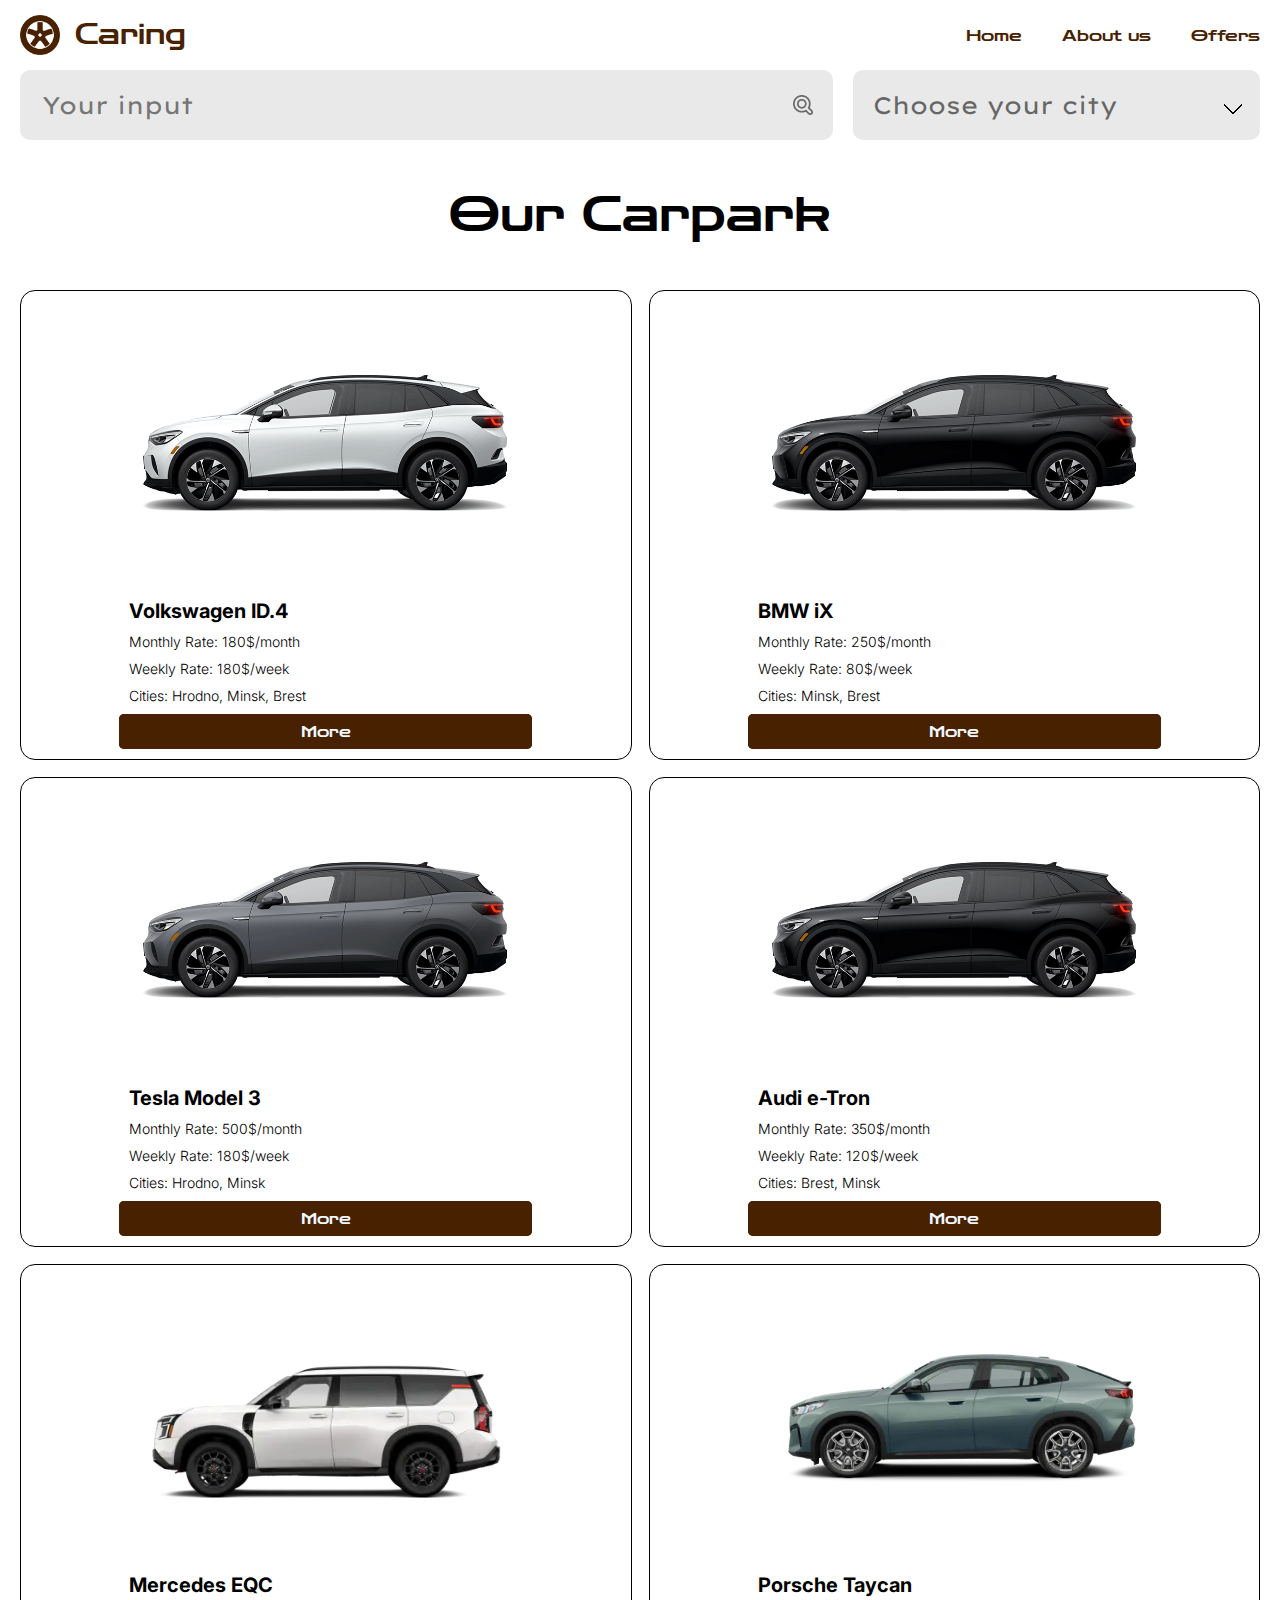
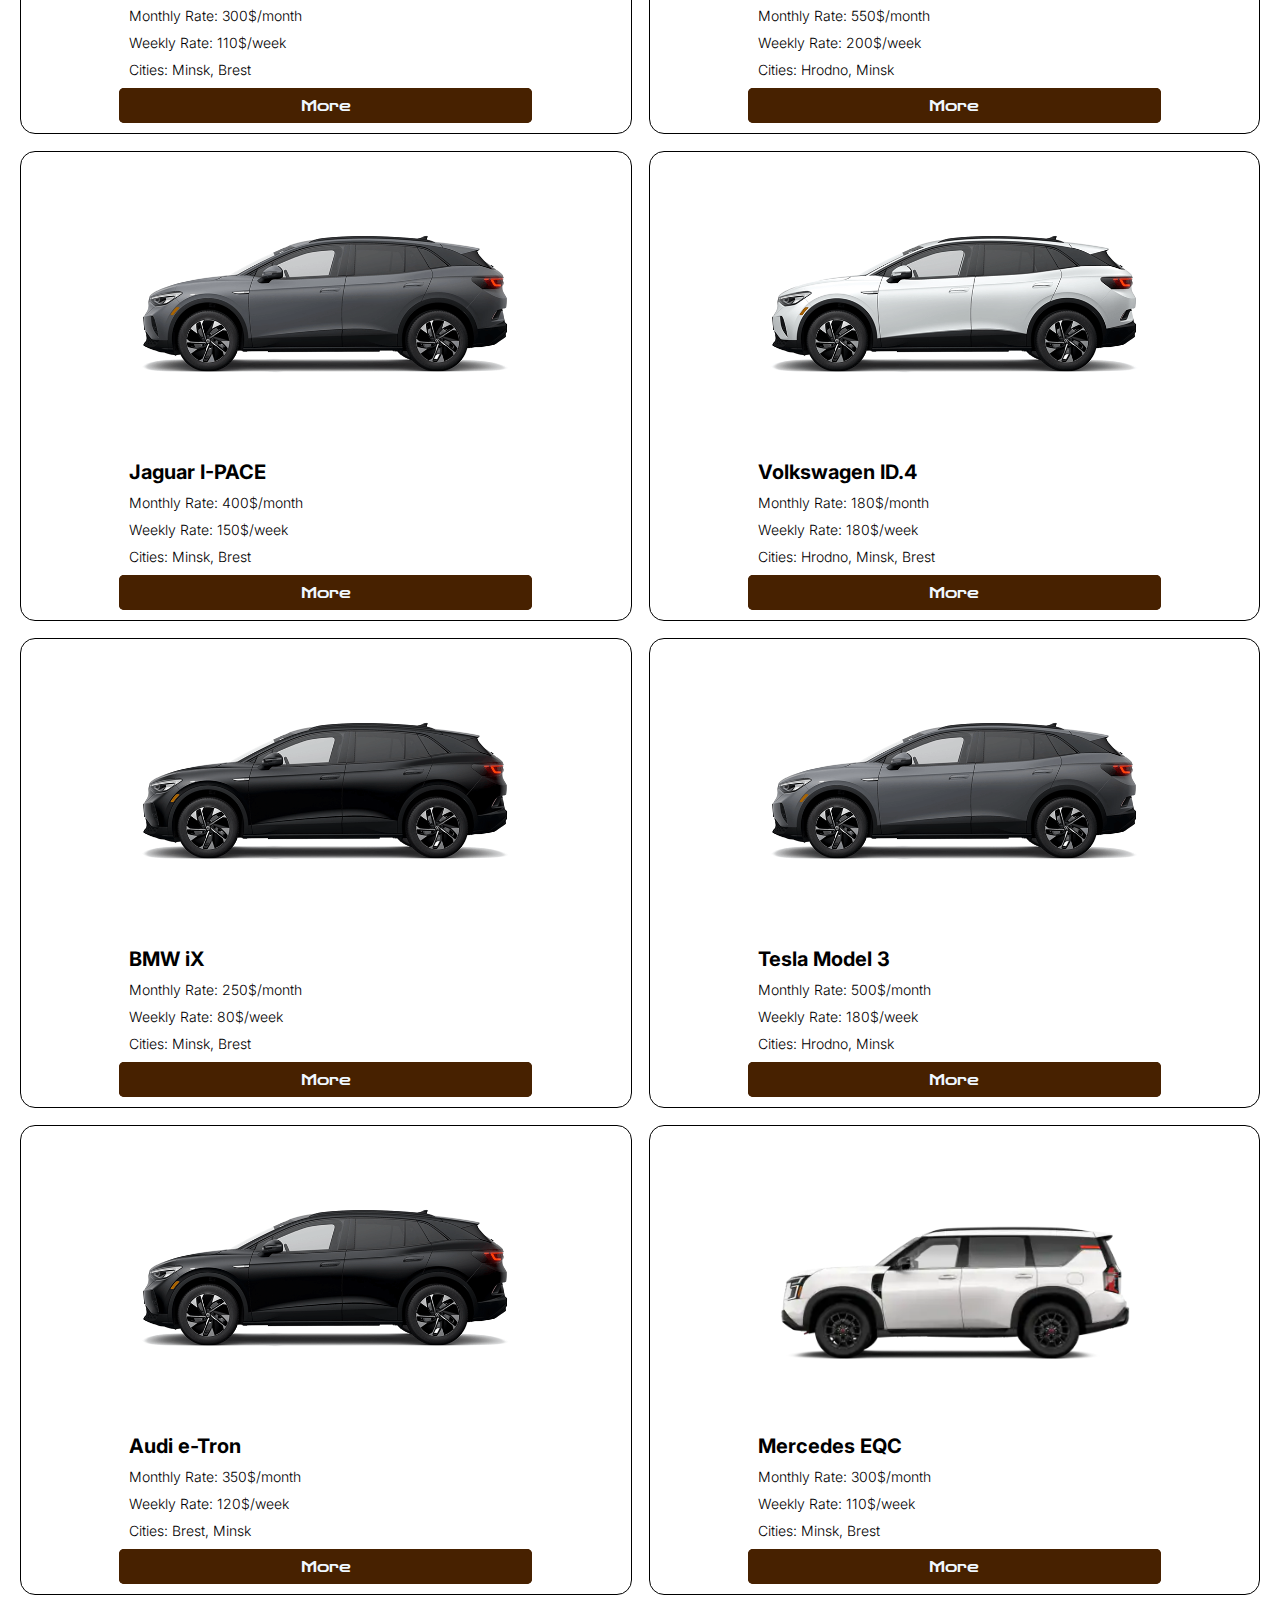
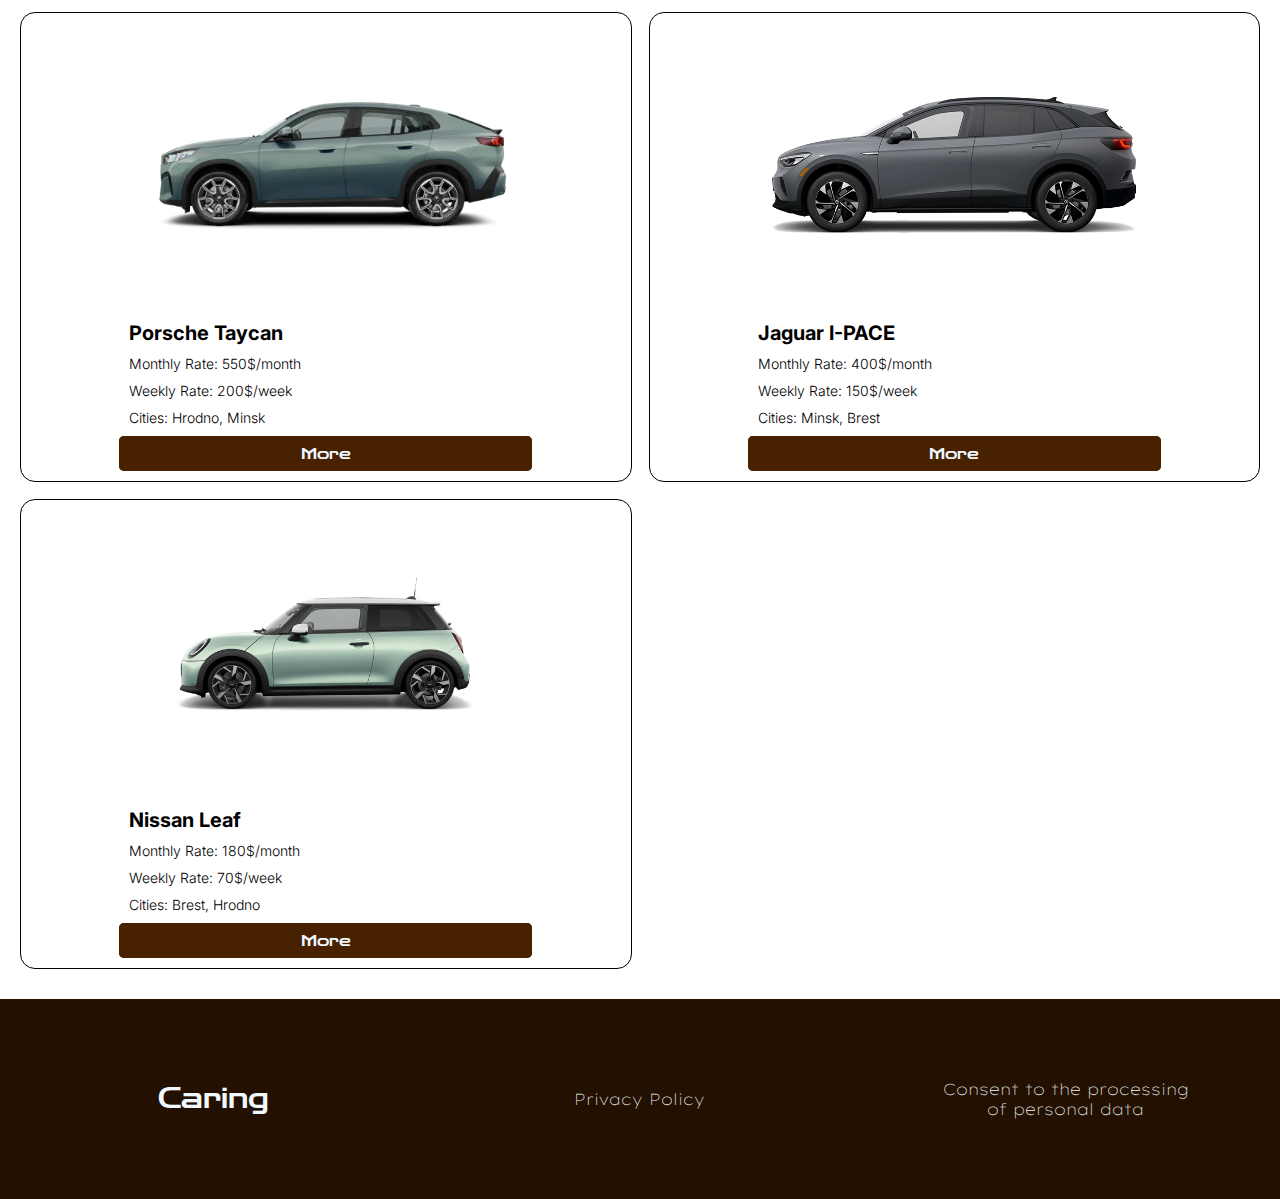
<file: caring-offers/carin-offers.html>
<!DOCTYPE HTML>
<html>
  <head>
    <meta name="viewport" content="width=device-width, initial-scale=1" />
    <meta http-equiv="Content-Type" content="text/html; charset=utf-8">
    <meta http-equiv="X-UA-Compatible" content="IE=edge">
    <link rel="stylesheet" href="https://cdn.jsdelivr.net/npm/swiper@8/swiper-bundle.min.css"/>
    <link rel="stylesheet" href="Caring-offers-main.css">
    <link rel="stylesheet" href="Caring-style-nav.css">
    <link rel="stylesheet" href="Caring-style-basement.css">
    <link rel="stylesheet" href="Caring-style-search.css">
    <link rel="stylesheet" href="Caring-style-offers.css">
    <link rel="stylesheet" href="Caring-style-carpark-text.css">
  </head>
  <body>
    <style>
      .card {
        opacity: 0;
        transition: opacity 0.9s ease-in-out;
      }
      .card.visible {
        opacity: 1;
      }
      .card.hidden {
        opacity: 0;
      }
    </style>
    <div class="caring-offers">
      <header>
        <div class="wrap-logo">
        <img class="icon-navigator" src="w1.png">
        <a class="logo-text-navigator" class="logo">Caring</a>
        </div>
        <nav class=".nav">
          <a class="nav-button" hrefclass="active" href="../Caring.html">Home</a>
          <a class="nav-button" href="#about">About us</a>
          <a class="nav-button" href="carin-offers.html">Offers</a>
          <button class="navbar-button"><img class="menu-icon" src="menu.png"></button>
          <div class="sidebar">
            <div type="button" class="close-button"><img class="menu-icon" src="close.png"></div>
            <a hrefclass="active" href="../Caring.html" class="sidebar-button">Home</a>
            <a href="#about" class="sidebar-button">About us</a>
            <a href="carin-offers.html" class="sidebar-button">Offers</a>
          </div>
        </nav>
      </header>
      
      <div class="container">
        <div class="input-container">
          <input type="text" placeholder="Your input">
          <div class="search-icon"></div>
        </div>
        <div class="select-container">
          <div class="custom-select" tabindex="0">
            Choose your city
          </div>
          <div class="arrow"></div>
          <div class="options-container">
            <ul>
              <li data-value="all" class="active">All</li>
              <li data-value="category1">Hrodno</li>
              <li data-value="category2">Minsk</li>
              <li data-value="category3">Orsha</li>
            </ul>
          </div>
        </div>
      </div>

      <div class="carpark-text-container">
        <div class="carpark-text">Our Carpark</div>
      </div>
      <div id="cardsContainer" class="cards-container"></div>
      <script src="caring.js"></script>
    </div>
    
  </body>
  <div class="basement">
      <div class="basement-container">
       <div class="basement-block"><div class="main-basement">Caring</div></div>
       <div class="basement-block"><div class="less-basement">Privacy Policy</div></div>
       <div class="basement-block"><div class="less-basement">
          Consent to the processing
          <br>of personal data
       </div>
        </div>
      </div>
    </div>
</html>
</file>
<file: caring-offers/Caring-offers-main.css>
*{
    margin: 0;
    padding: 0;
}
.caring-offers {
    width: 100%;
    max-width: 1440px;
    height: auto;
    margin: 0 auto;
}
::-webkit-scrollbar {
    width: 0;
  }
</file>
<file: caring-offers/Caring-style-nav.css>
@import url('https://fonts.googleapis.com/css2?family=Nunito:ital,wght@0,200..1000;1,200..1000&family=Roboto+Slab:wght@100..900&family=Zen+Dots&display=swap');
body { 
    margin: 0;
  }
  
  header {
    display: flex;
    flex-direction: row;
    justify-content: space-between;
    flex-wrap: wrap;
    margin-left: 20px;
    margin-right: 20px;
    height: 70px;
  }
  
  .wrap-logo {
    display: flex;
   align-items: center;
  }
  
  header a {
    color: #472100;
    text-decoration: none;
    border-radius: 4px;
    font-family: "Montserrat", sans-serif;
  }
  
  header a.logo {
    font-family: "Montserrat", sans-serif;
    font-weight: 900;
  }
  
  header a:hover {
    color: #472100;
  }
  
  nav {
    display: flex;
    align-items: center;
  }
  .nav-button {
    position: relative;
    font-size: 16px;
    margin-left: 40px;
    font-family: "Zen Dots", serif;
    font-weight: 400;
    font-style: normal;

  }
  .nav-button::after {
    position: absolute;
    content: '';
    left: 0;
    bottom: 0;
    display: block;
    width: 100%;
    height: 1.5px;
    background: #472100;
  }
  .nav-button::after {
    width: 0;
    transition: 0.4s;
  }
  .nav-button:hover:after {
    width: 100%;
  }
  .logo-text-navigator {
    font-size: 28px;
    font-family: "Zen Dots", serif;
    font-weight: 400;
    font-style: normal;
    padding-left: 15px;
  }
  .icon-navigator {
    width: 40px;
    height: 40px;
  }
.menu-icon {
  width: 30px;
  height: 30px;
}
.navbar-button {
  border: 0;
  background-color: #ffffff00;
}
.sidebar {
  position: fixed;
  right: -280px; /* Скрываем боковую панель за пределами экрана справа */
  width: 200px;
  height: 300px;
  background-color: #ffffff;
  color: white;
  transition: right 0.4s ease; /* Плавный переход */
  margin-top: 220px;
  z-index: 3;
  border-left: 2.5px black solid;
  border-bottom: 2.5px black solid;
  border-radius:  0px 10px ;
  display: flex;
  flex-direction: column;
}

.sidebar.active {
  right: 0; /* Показываем боковую панель
    margin-right: 10px;
  */
}
.close-button {
  padding-left: 10px;
  padding-top: 30px;
  background-color: #ffffff;
  border: 0;
}
.sidebar-button {
  display: flex;
  align-items: center;
  padding-left: 10px;
  font-family: "Zen Dots", serif;
  font-weight: 400;
  font-style: normal;
  font-size: 18px;
  height: 50px;
  width: 100%;
  border-radius: 0;
}
.sidebar-button:hover {
  background-color: #d0d0d0;
}
@media (min-width: 1px) and (max-width: 920px){
  header{
    margin-left: 10px;
    margin-right: 10px;
    height: 40px;
  }
  .menu-icon {
    width: 20px;
    height: 20px;
  }
  .icon-navigator {
    width: 20px;
    height: 20px;
  }
  .logo-text-navigator {
    font-size: 20px;
    padding-left: 5px;
  }
}
</file>
<file: caring-offers/Caring-style-basement.css>
.caring-offers {
    min-height: 100vh;
}
* {
    margin: 0;
    padding: 0;
}
.basement {
    width: 100%;
    height: 200px;
    background-color: #231000;
    margin-top: 30px;
    display: flex;
}
.basement-container {
    max-width: 1400px;
    width: 100%;
    height: 100%;
    margin: 0 auto;
    display: flex;
    flex-direction: row;
}
.basement-block {
    width: 33.3%;
    height: 100%;
    display: flex;
    justify-content: center;
    text-align: center;
    align-items: center;
}
.main-basement {
    text-align: center;
    font-family: "Zen Dots", serif;
    font-weight: 400;
    font-style: normal;
    font-size: 28px;
    color: aliceblue;
}
.less-basement {
    text-align: center;
    font-family: "Lexend Exa", serif;
    font-optical-sizing: auto;
    font-weight: 150;
    font-style: normal;
    font-size: 16px;
    margin: 0 auto;
    color: aliceblue;
    justify-content: center;
}

@media screen and (max-width: 955px){
    .less-basement{
        font-size: 12px;
    }
}
</file>
<file: caring-offers/Caring-style-search.css>
@import url('https://fonts.googleapis.com/css2?family=Inter:ital,opsz,wght@0,14..32,100..900;1,14..32,100..900&family=Lexend+Exa:wght@100..900&family=Nunito:ital,wght@0,200..1000;1,200..1000&family=Roboto+Slab:wght@100..900&family=Zen+Dots&display=swap');
@import url('https://fonts.googleapis.com/css2?family=Lexend+Exa:wght@100..900&family=Nunito:ital,wght@0,200..1000;1,200..1000&family=Roboto+Slab:wght@100..900&family=Zen+Dots&display=swap');
.container {
    display: flex;
    gap: 20px;
    margin-left: 20px;
    margin-right: 20px;
}

.input-container {
    flex: 2; /* 2/3 ширины */
    height: 70px;
    position: relative;
}

.input-container input {
    width: 100%;
    height: 100%;
    padding-left: 20px;
    padding-right: 50px; /* Отступ для иконки лупы */
    font-size: 24px;
    border: 2px solid rgba(0, 0, 0, 0);
    border-radius: 10px;
    box-sizing: border-box;
    font-family: "Lexend Exa", serif;
    font-optical-sizing: auto;
    font-weight: 400;
    color: #666666;
    background-color: #E9E9E9;
    transition: border-color 0.8s ease; /* Анимация изменения цвета границы */
}
.input-container input:focus {
    border-color: #838383; /* Новый цвет границы */
    outline: none; /* Убираем стандартный outline */
}

.input-container .search-icon {
    position: absolute;
    right: 20px; /* Отступ справа */
    top: 50%;
    transform: translateY(-50%);
    width: 20px;
    height: 20px;
    background-image: url('search.png');
    background-size: cover;
    pointer-events: none;
}

.select-container {
    flex: 1; /* 1/3 ширины */
    height: 70px;
    position: relative;
    border-radius: 15px 15px 15px 15px;
}

.custom-select {
    height: 100%;
    padding-left: 20px;
    padding-right: 40px; /* Отступ для стрелки */
    font-size: 24px;
    border: 0;
    border-radius: 10px 10px 10px 10px;
    background-color: transparent;
    cursor: pointer;
    display: flex;
    align-items: center;
    position: relative;
    transition: border-color 0.3s ease;
    font-family: "Lexend Exa", serif;
    font-optical-sizing: auto;
    font-weight: 400;
    color: #666666;
    background-color: #E9E9E9;
}

.custom-select:focus {
    outline: none;
    border: 0;
}

/* Стрелка внутри select-container */
.select-container .arrow {
    position: absolute;
    right: 20px; /* Отступ стрелки от правого края */
    top: 50%;
    width: 12px;
    height: 12px;
    transform: translateY(-50%) rotate(45deg);
    border-right: 2px solid #000;
    border-bottom: 2px solid #000;
    border-radius: 2px;
    pointer-events: none;
    transition: transform 0.3s ease; /* Анимация поворота стрелки */
}

.options-container {
    position: absolute;
    top: 100%;
    left: 0;
    width: 100%;
    background-color: #fff;
    border-top: none;
    border-radius: 10px 10px 10px 10px;
    max-height: 0;
    overflow: hidden;
    transition: max-height 0.7s ease, opacity 0.4s ease;
    opacity: 0;
    z-index: 10;
    font-family: "Lexend Exa", serif;
    font-optical-sizing: auto;
    font-weight: 400;
    color: #666666;
}

.options-container.open {
    max-height: 200px; /* Максимальная высота выпадающего списка */
    opacity: 1;
}

.options-container ul {
    list-style: none;
    margin: 0;
    padding: 0;
    background-color: #E9E9E9;
    border: 0;
}

.options-container li {
    padding: 10px 20px;
    cursor: pointer;
    transition: background-color 0.2s ease;
    border: 0;
}

.options-container li:hover {
    background-color: #f0f0f0;
}

/* Анимация стрелки при открытии списка */
.select-container.open .arrow {
    transform: translateY(-50%) rotate(-135deg); /* Поворот стрелки вверх */
}

/* Адаптивность */
@media (max-width: 920px) {
    .container {
        margin-right: 10px;
        margin-left: 10px;
    }

    .input-container,
    .select-container {
        flex: none;
        width: 100%;
    }

    .input-container {
        flex: 1; /* Уменьшение ширины input на мобильных устройствах */
    }

    .select-container {
        flex: 1;
    }
    .select-container{
        height: 50px;
    }
    .input-container {
        height: 50px;
    }
    .custom-select {
        font-size: 18px;
    }
    .input-container {
        font-size: 18px;
    }
    .container {
        gap: 10px;
    }
    .input-container input {
        font-size: 14px;
    }
    .custom-select {
        font-size: 14px;
        padding-left: 10px;
        content: "Choose City";
    }
}
</file>
<file: caring-offers/Caring-style-offers.css>
@import url('https://fonts.googleapis.com/css2?family=Inter:ital,opsz,wght@0,14..32,100..900;1,14..32,100..900&family=Lexend+Exa:wght@100..900&family=Nunito:ital,wght@0,200..1000;1,200..1000&family=Roboto+Slab:wght@100..900&family=Zen+Dots&display=swap');
.car-img {
    max-width: 413px;
    width: 100%;
    height: auto;
    margin: 0 auto;
    display: block;
    margin-bottom: 0;
   }
   .car-img-container {
    max-width: 413px;
    width: 100%;
    height: 260px;
    display: flex;
    align-items: center;
    margin: 24px auto ;
   }
   .main-text-card {
       font-family: "Inter", serif;
       font-optical-sizing: auto;
       font-weight: 700;
       font-style: normal;
       font-size: 20px;
       padding-left: 10px;
   }
   .less-text-card {
       font-family: "Inter", serif;
       font-optical-sizing: auto;
       font-weight: 300;
       font-style: normal;
       font-size: 14px;
       padding-left: 10px;
       padding-top: 10px;
   }
   .card-button {
       height: 35px;
       text-align: center;
       max-width: 413px;
       width: 100%;
       margin: 10px auto ;
       display: block;
       background-color: #472100;
       font-size: 15px;
       font-family: "Zen Dots", serif;
       font-weight: 400;
       font-style: normal;
       color:aliceblue;
       border-radius: 5px;
       transition: background-color 0.6s ease;
       text-decoration: none;
   }
   .card-button:hover {
    background-color: #a66c36; /* Новый цвет фона при наведении */
}
   .card-text-button {
       padding-top: 8.5px;
   }
   .card-button-container {
    margin-left: 20px;
    margin-right: 20px;
   }
   .card-textcontainer {
       width: 100%;
       max-width: 413px;
       margin: 0 auto;
   }
   .iteam {
    flex: 0 0 calc(33.333% - 13.7px);
    width: 100%;
    height: auto;
    margin: 0;
    color: #000000;
    border-radius: 15px;
    border: 1.5px black solid;
  }
  * {
    padding: 0;
    margin: 0;
  }

  /* Стили для фильтра */
  .filter-container {
    display: flex;
    justify-content: space-between;
    margin-bottom: 20px;
    width: 100%;
    max-width: 453px;
  }

  /* Контейнер для карточек */
  .cards-container {
    display: flex;
    flex-wrap: wrap;
    gap: 17px;
    max-width: 1440px;
    margin: 0 auto;
    padding: 0px 20px;
  }
  @media (min-width: 320px) and (max-width: 750px) {
    .less-text-card {
        padding-left: 0px;
    }
    .main-text-card {
        padding-left: 0px;
    }
    .car-img {
        max-width: 360px;
        max-height: auto;
    }
    }
  @media (max-width: 1400px) {
    .iteam {
      flex: 0 0 calc(50% - 10.5px); /* На экранах меньше 768px элементы занимают половину ширины */
    }
  }
  
  /* Адаптивность для экранов меньше 480px */
  @media (max-width: 780px) {
    .iteam {
      flex: 0 0 100%; /* На экранах меньше 480px элементы занимают всю ширину */
    }
  }
  @media (min-width: 1px) and (max-width: 920px) {
    .card-button-container {
      margin-left: 10px;
      margin-right: 10px;
    }
    .cards-container {
      padding: 0 10px;
    }
    .card-textcontainer {
      padding-left: 10px;
    }
  }
</file>
<file: caring-offers/Caring-style-carpark-text.css>
.carpark-text-container {
    width: 100%;
    max-width: 1400px;
    height: 150px;
    display: flex;
    align-items: center;
}
.carpark-text {
    margin: 0 auto;
    font-family: "Zen Dots", serif;
    font-weight: 400;
    font-style: normal;
    font-size: 48px;
}
@media (max-width: 920px) {
    .carpark-text {
        font-size: 30px;
    }
    .carpark-text-container {
        height: 80px;
    }
}
</file>
